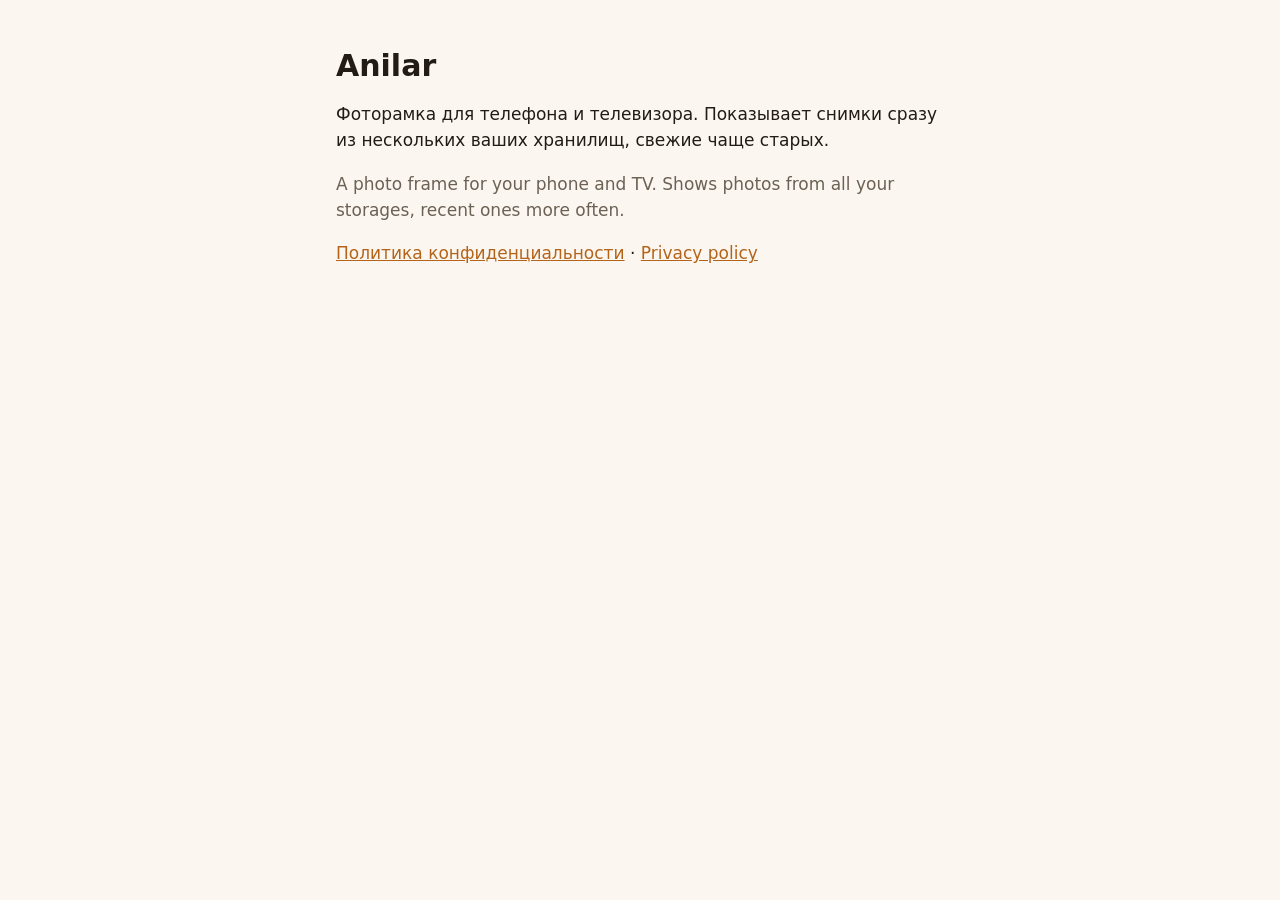
<file: index.html>
<!doctype html>
<html lang="ru">
<head>
<meta charset="utf-8"><meta name="viewport" content="width=device-width, initial-scale=1">
<title>Anilar</title><link rel="stylesheet" href="style.css">
</head>
<body><main>
<h1>Anilar</h1>
<p>Фоторамка для телефона и телевизора. Показывает снимки сразу из нескольких ваших хранилищ, свежие чаще старых.</p>
<p lang="en" class="muted">A photo frame for your phone and TV. Shows photos from all your storages, recent ones more often.</p>
<p><a href="privacy/">Политика конфиденциальности</a> · <a href="en/privacy/">Privacy policy</a></p>
</main></body>
</html>
</file>
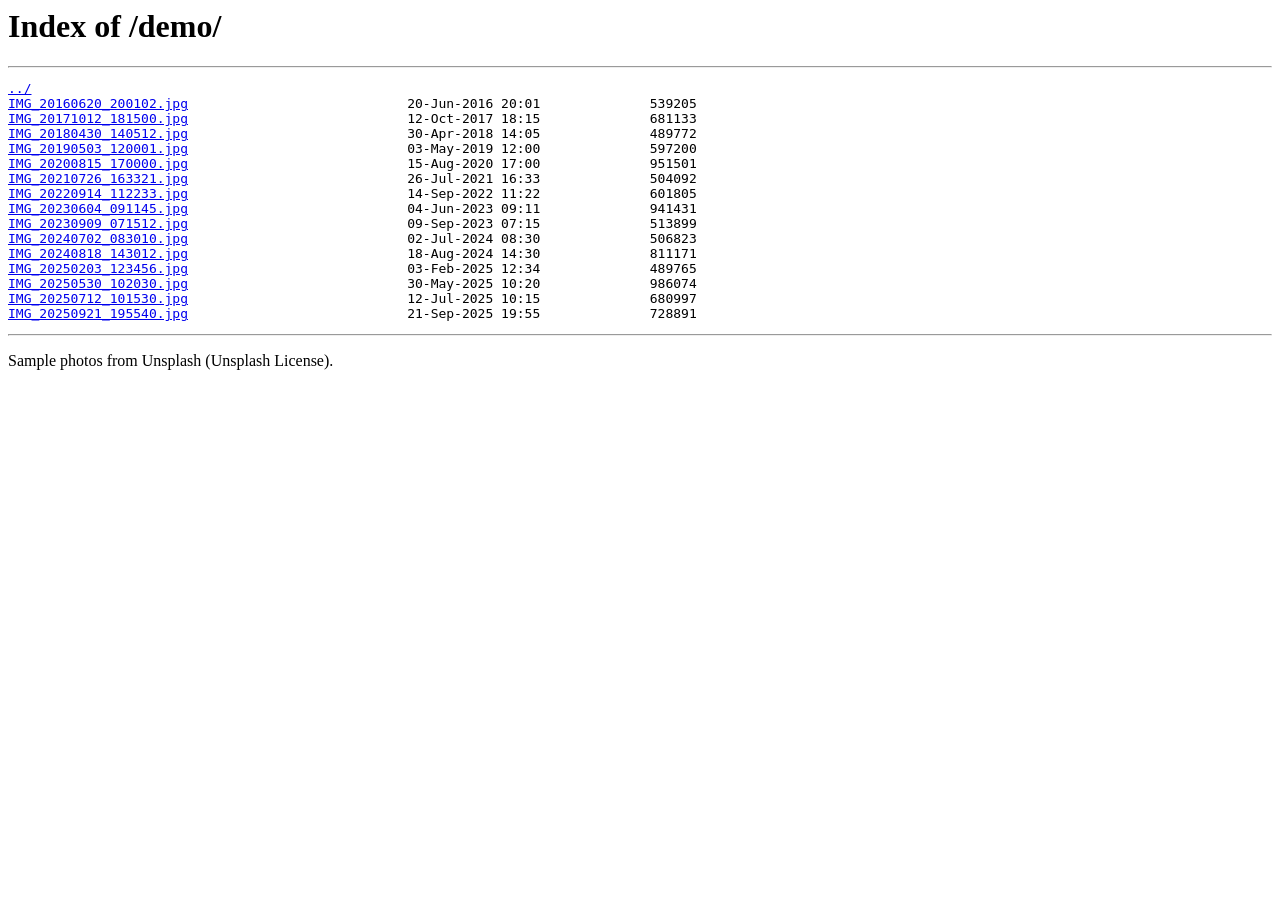
<file: demo/index.html>
<html>
<head><title>Index of /demo/</title><meta name="robots" content="noindex"></head>
<body>
<h1>Index of /demo/</h1><hr><pre><a href="../">../</a>
<a href="IMG_20160620_200102.jpg">IMG_20160620_200102.jpg</a>                            20-Jun-2016 20:01              539205
<a href="IMG_20171012_181500.jpg">IMG_20171012_181500.jpg</a>                            12-Oct-2017 18:15              681133
<a href="IMG_20180430_140512.jpg">IMG_20180430_140512.jpg</a>                            30-Apr-2018 14:05              489772
<a href="IMG_20190503_120001.jpg">IMG_20190503_120001.jpg</a>                            03-May-2019 12:00              597200
<a href="IMG_20200815_170000.jpg">IMG_20200815_170000.jpg</a>                            15-Aug-2020 17:00              951501
<a href="IMG_20210726_163321.jpg">IMG_20210726_163321.jpg</a>                            26-Jul-2021 16:33              504092
<a href="IMG_20220914_112233.jpg">IMG_20220914_112233.jpg</a>                            14-Sep-2022 11:22              601805
<a href="IMG_20230604_091145.jpg">IMG_20230604_091145.jpg</a>                            04-Jun-2023 09:11              941431
<a href="IMG_20230909_071512.jpg">IMG_20230909_071512.jpg</a>                            09-Sep-2023 07:15              513899
<a href="IMG_20240702_083010.jpg">IMG_20240702_083010.jpg</a>                            02-Jul-2024 08:30              506823
<a href="IMG_20240818_143012.jpg">IMG_20240818_143012.jpg</a>                            18-Aug-2024 14:30              811171
<a href="IMG_20250203_123456.jpg">IMG_20250203_123456.jpg</a>                            03-Feb-2025 12:34              489765
<a href="IMG_20250530_102030.jpg">IMG_20250530_102030.jpg</a>                            30-May-2025 10:20              986074
<a href="IMG_20250712_101530.jpg">IMG_20250712_101530.jpg</a>                            12-Jul-2025 10:15              680997
<a href="IMG_20250921_195540.jpg">IMG_20250921_195540.jpg</a>                            21-Sep-2025 19:55              728891
</pre><hr><p>Sample photos from Unsplash (Unsplash License).</p></body>
</html>
</file>
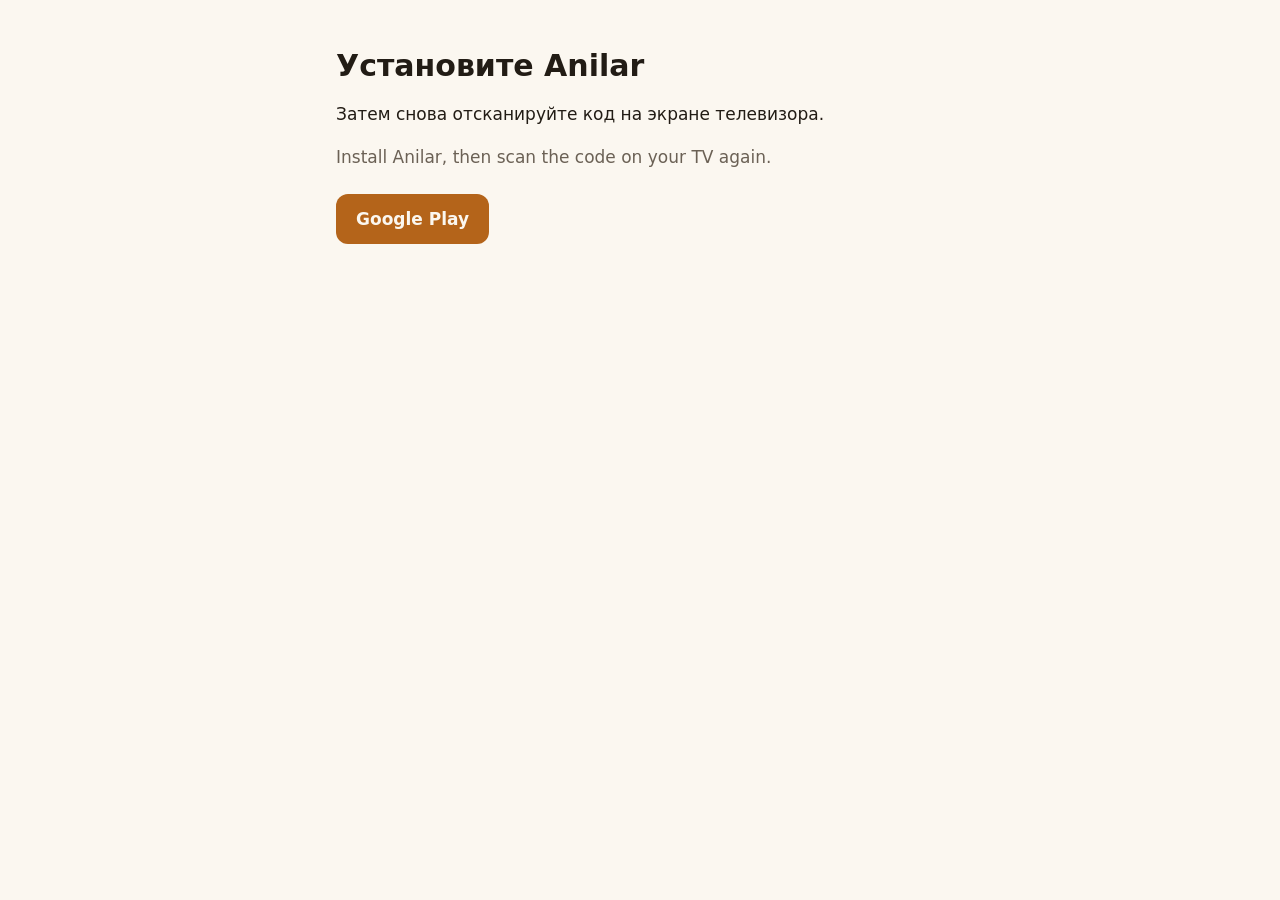
<file: pair/index.html>
<!doctype html>
<html lang="ru">
<head>
<meta charset="utf-8"><meta name="viewport" content="width=device-width, initial-scale=1">
<meta name="referrer" content="no-referrer">
<title>Anilar</title><link rel="stylesheet" href="../style.css">
</head>
<body><main>
<h1>Установите Anilar</h1>
<p>Затем снова отсканируйте код на экране телевизора.</p>
<p lang="en" class="muted">Install Anilar, then scan the code on your TV again.</p>
<p>
  <a class="button" id="play" href="https://play.google.com/store/apps/details?id=app.anilar">Google Play</a>
</p>
<script>
  // Данные сопряжения лежат после # и никуда не отправляются: скрипт смотрит
  // только на систему устройства и убирает их из адреса перед переходом.
  history.replaceState(null, '', location.pathname);
  if (/android/i.test(navigator.userAgent)) {
    location.replace(document.getElementById('play').href);
  }
</script>
</main></body>
</html>
</file>
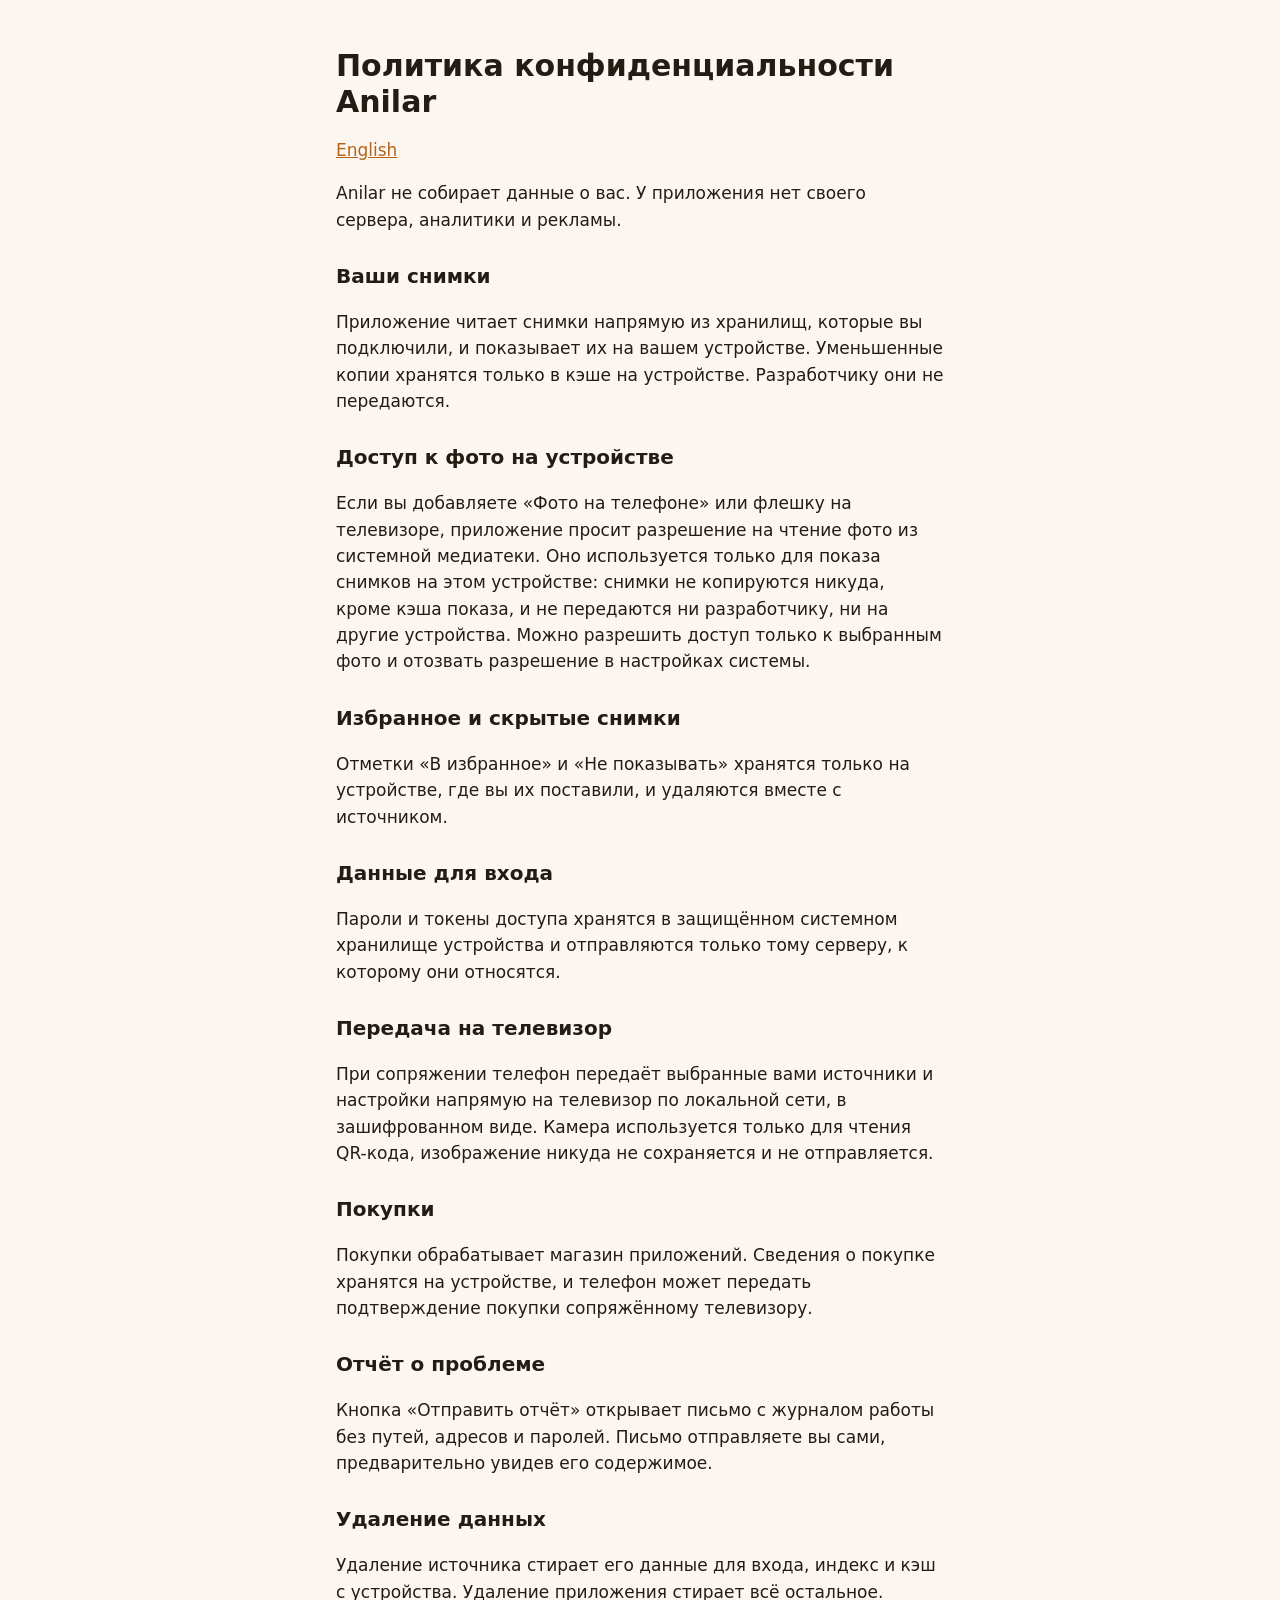
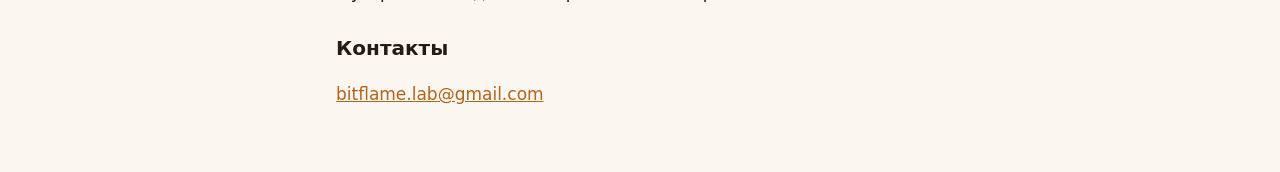
<file: privacy/index.html>
<!doctype html>
<html lang="ru">
<head>
<meta charset="utf-8"><meta name="viewport" content="width=device-width, initial-scale=1">
<title>Политика конфиденциальности</title><link rel="stylesheet" href="../style.css">
</head>
<body><main>
<h1>Политика конфиденциальности Anilar</h1>
<p class="muted"><a href="../en/privacy/">English</a></p>
<p>Anilar не собирает данные о вас. У приложения нет своего сервера, аналитики и рекламы.</p>
<h2>Ваши снимки</h2>
<p>Приложение читает снимки напрямую из хранилищ, которые вы подключили, и показывает их на вашем устройстве. Уменьшенные копии хранятся только в кэше на устройстве. Разработчику они не передаются.</p>
<h2>Доступ к фото на устройстве</h2>
<p>Если вы добавляете «Фото на телефоне» или флешку на телевизоре, приложение просит разрешение на чтение фото из системной медиатеки. Оно используется только для показа снимков на этом устройстве: снимки не копируются никуда, кроме кэша показа, и не передаются ни разработчику, ни на другие устройства. Можно разрешить доступ только к выбранным фото и отозвать разрешение в настройках системы.</p>
<h2>Избранное и скрытые снимки</h2>
<p>Отметки «В избранное» и «Не показывать» хранятся только на устройстве, где вы их поставили, и удаляются вместе с источником.</p>
<h2>Данные для входа</h2>
<p>Пароли и токены доступа хранятся в защищённом системном хранилище устройства и отправляются только тому серверу, к которому они относятся.</p>
<h2>Передача на телевизор</h2>
<p>При сопряжении телефон передаёт выбранные вами источники и настройки напрямую на телевизор по локальной сети, в зашифрованном виде. Камера используется только для чтения QR-кода, изображение никуда не сохраняется и не отправляется.</p>
<h2>Покупки</h2>
<p>Покупки обрабатывает магазин приложений. Сведения о покупке хранятся на устройстве, и телефон может передать подтверждение покупки сопряжённому телевизору.</p>
<h2>Отчёт о проблеме</h2>
<p>Кнопка «Отправить отчёт» открывает письмо с журналом работы без путей, адресов и паролей. Письмо отправляете вы сами, предварительно увидев его содержимое.</p>
<h2>Удаление данных</h2>
<p>Удаление источника стирает его данные для входа, индекс и кэш с устройства. Удаление приложения стирает всё остальное.</p>
<h2>Контакты</h2>
<p><a href="mailto:bitflame.lab@gmail.com">bitflame.lab@gmail.com</a></p>
</main></body>
</html>
</file>
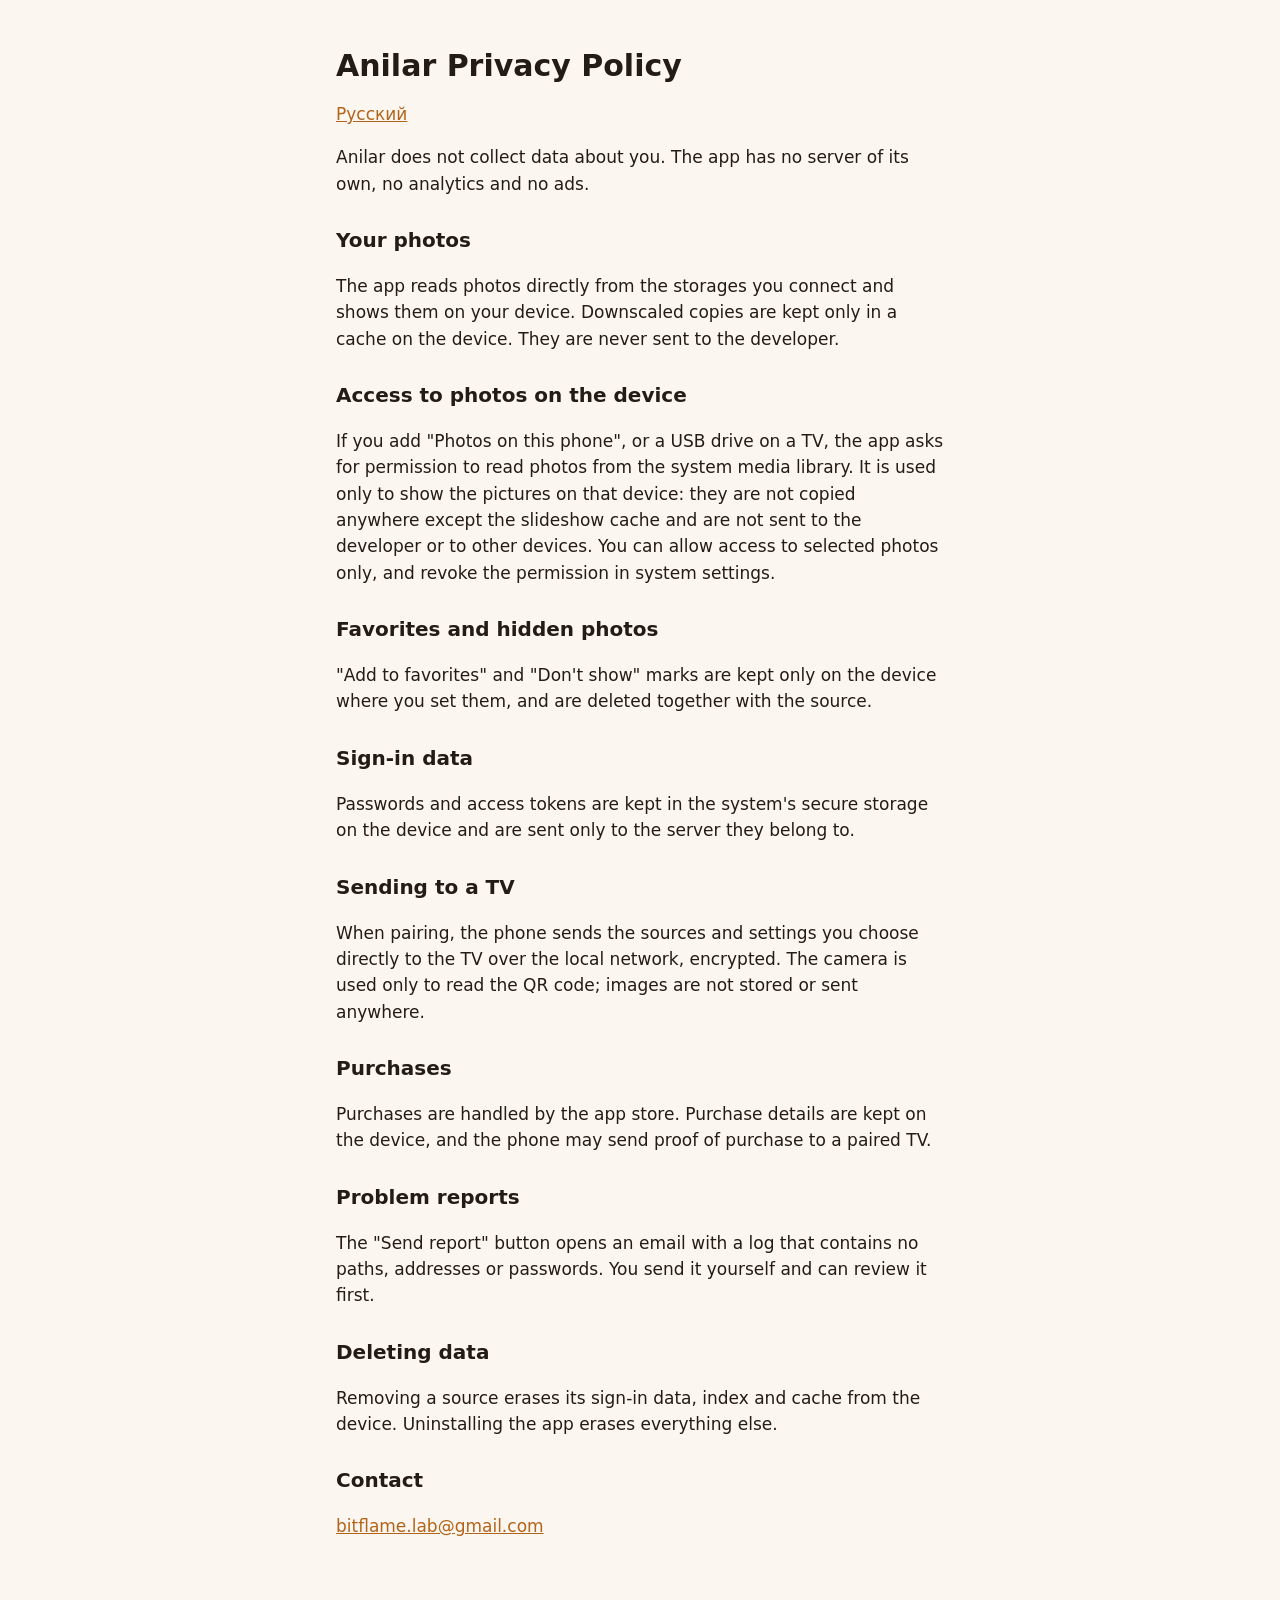
<file: en/privacy/index.html>
<!doctype html>
<html lang="en">
<head>
<meta charset="utf-8"><meta name="viewport" content="width=device-width, initial-scale=1">
<title>Privacy Policy</title><link rel="stylesheet" href="../../style.css">
</head>
<body><main>
<h1>Anilar Privacy Policy</h1>
<p class="muted"><a href="../../privacy/">Русский</a></p>
<p>Anilar does not collect data about you. The app has no server of its own, no analytics and no ads.</p>
<h2>Your photos</h2>
<p>The app reads photos directly from the storages you connect and shows them on your device. Downscaled copies are kept only in a cache on the device. They are never sent to the developer.</p>
<h2>Access to photos on the device</h2>
<p>If you add "Photos on this phone", or a USB drive on a TV, the app asks for permission to read photos from the system media library. It is used only to show the pictures on that device: they are not copied anywhere except the slideshow cache and are not sent to the developer or to other devices. You can allow access to selected photos only, and revoke the permission in system settings.</p>
<h2>Favorites and hidden photos</h2>
<p>"Add to favorites" and "Don't show" marks are kept only on the device where you set them, and are deleted together with the source.</p>
<h2>Sign-in data</h2>
<p>Passwords and access tokens are kept in the system's secure storage on the device and are sent only to the server they belong to.</p>
<h2>Sending to a TV</h2>
<p>When pairing, the phone sends the sources and settings you choose directly to the TV over the local network, encrypted. The camera is used only to read the QR code; images are not stored or sent anywhere.</p>
<h2>Purchases</h2>
<p>Purchases are handled by the app store. Purchase details are kept on the device, and the phone may send proof of purchase to a paired TV.</p>
<h2>Problem reports</h2>
<p>The "Send report" button opens an email with a log that contains no paths, addresses or passwords. You send it yourself and can review it first.</p>
<h2>Deleting data</h2>
<p>Removing a source erases its sign-in data, index and cache from the device. Uninstalling the app erases everything else.</p>
<h2>Contact</h2>
<p><a href="mailto:bitflame.lab@gmail.com">bitflame.lab@gmail.com</a></p>
</main></body>
</html>
</file>
<file: style.css>
:root { --bg: #fbf7f0; --fg: #221c15; --muted: #6b6155; --accent: #b4641a; }
@media (prefers-color-scheme: dark) {
  :root { --bg: #1a1410; --fg: #f4ece1; --muted: #b5a998; --accent: #ffb25c; }
}
* { box-sizing: border-box; }
body { margin: 0; background: var(--bg); color: var(--fg);
  font: 17px/1.55 system-ui, -apple-system, "Segoe UI", Roboto, sans-serif; }
main { max-width: 640px; margin: 0 auto; padding: 48px 16px; }
h1 { font-size: 30px; line-height: 1.2; margin: 0 0 12px; }
h2 { font-size: 20px; margin: 28px 0 6px; }
p, li { color: var(--fg); }
.muted { color: var(--muted); }
a { color: var(--accent); }
.button { display: inline-block; padding: 12px 20px; margin: 6px 8px 6px 0;
  border-radius: 12px; background: var(--accent); color: var(--bg);
  font-weight: 600; text-decoration: none; }
</file>
